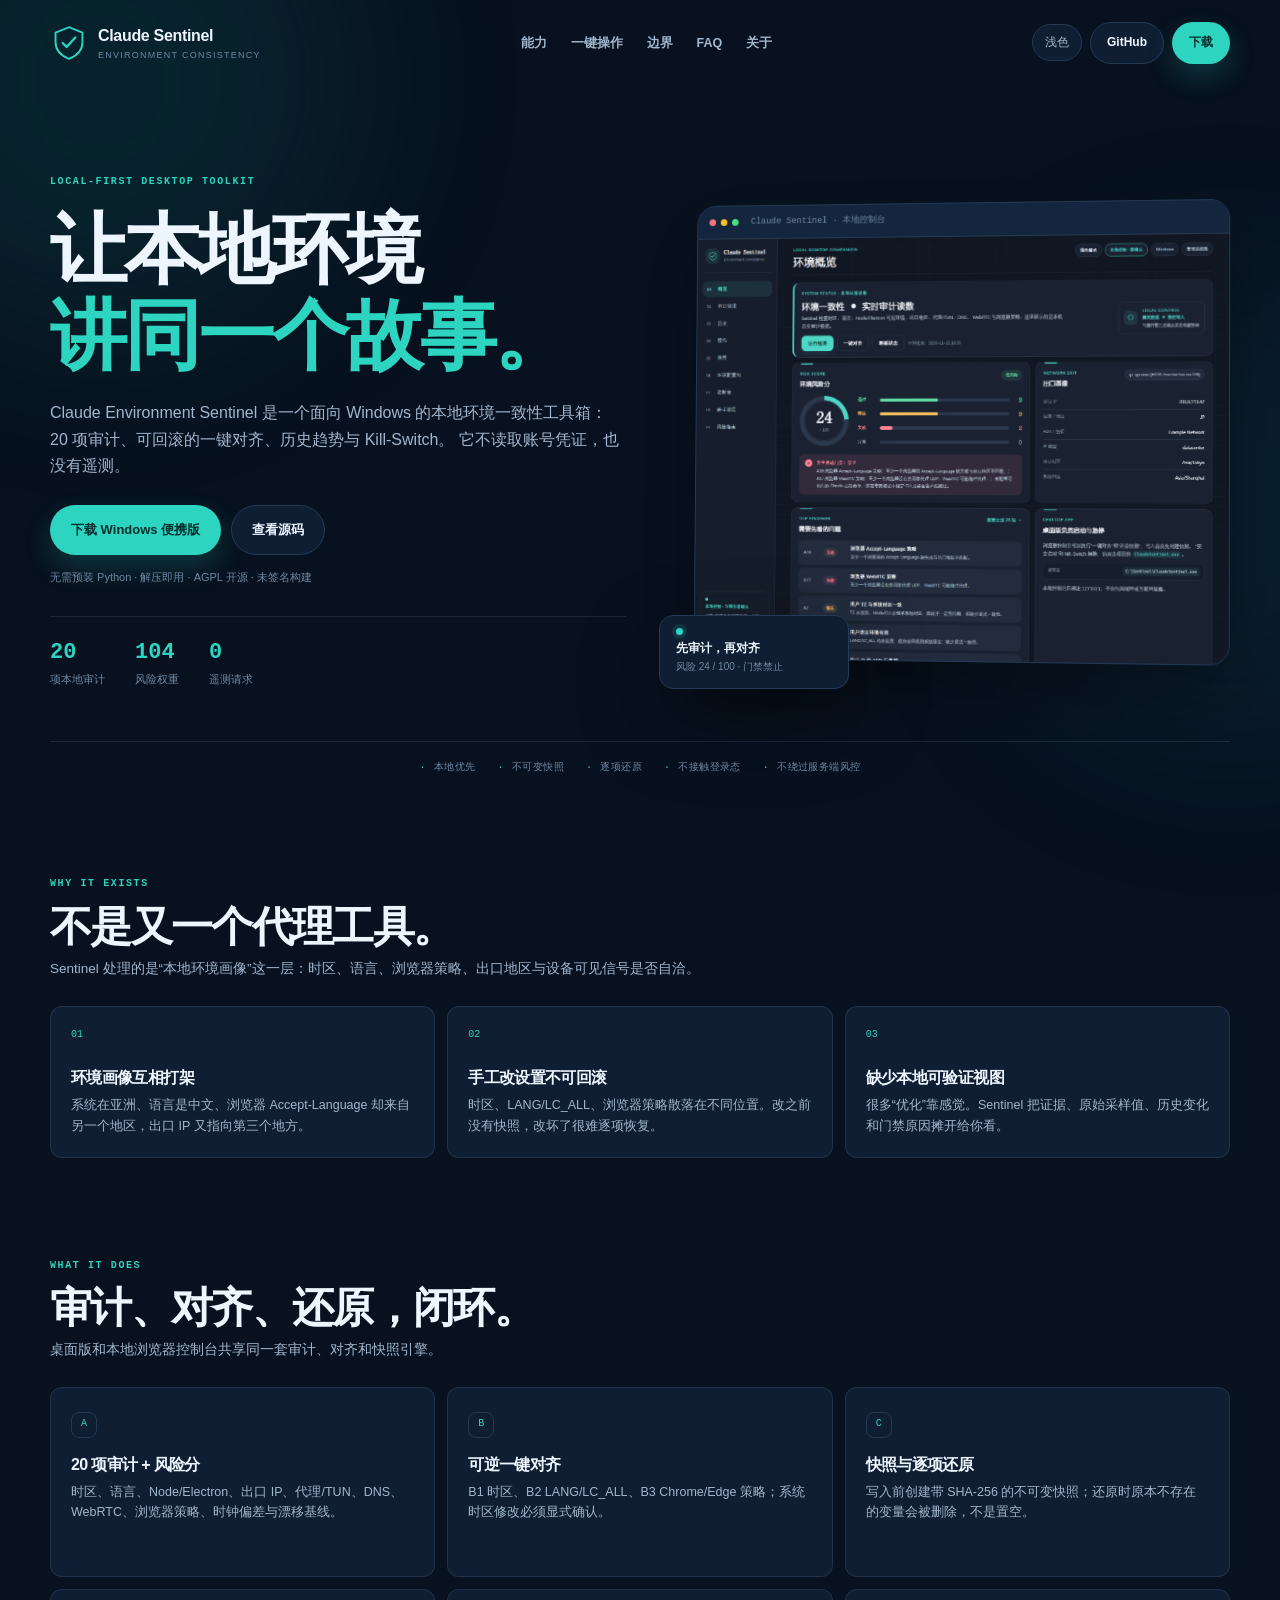
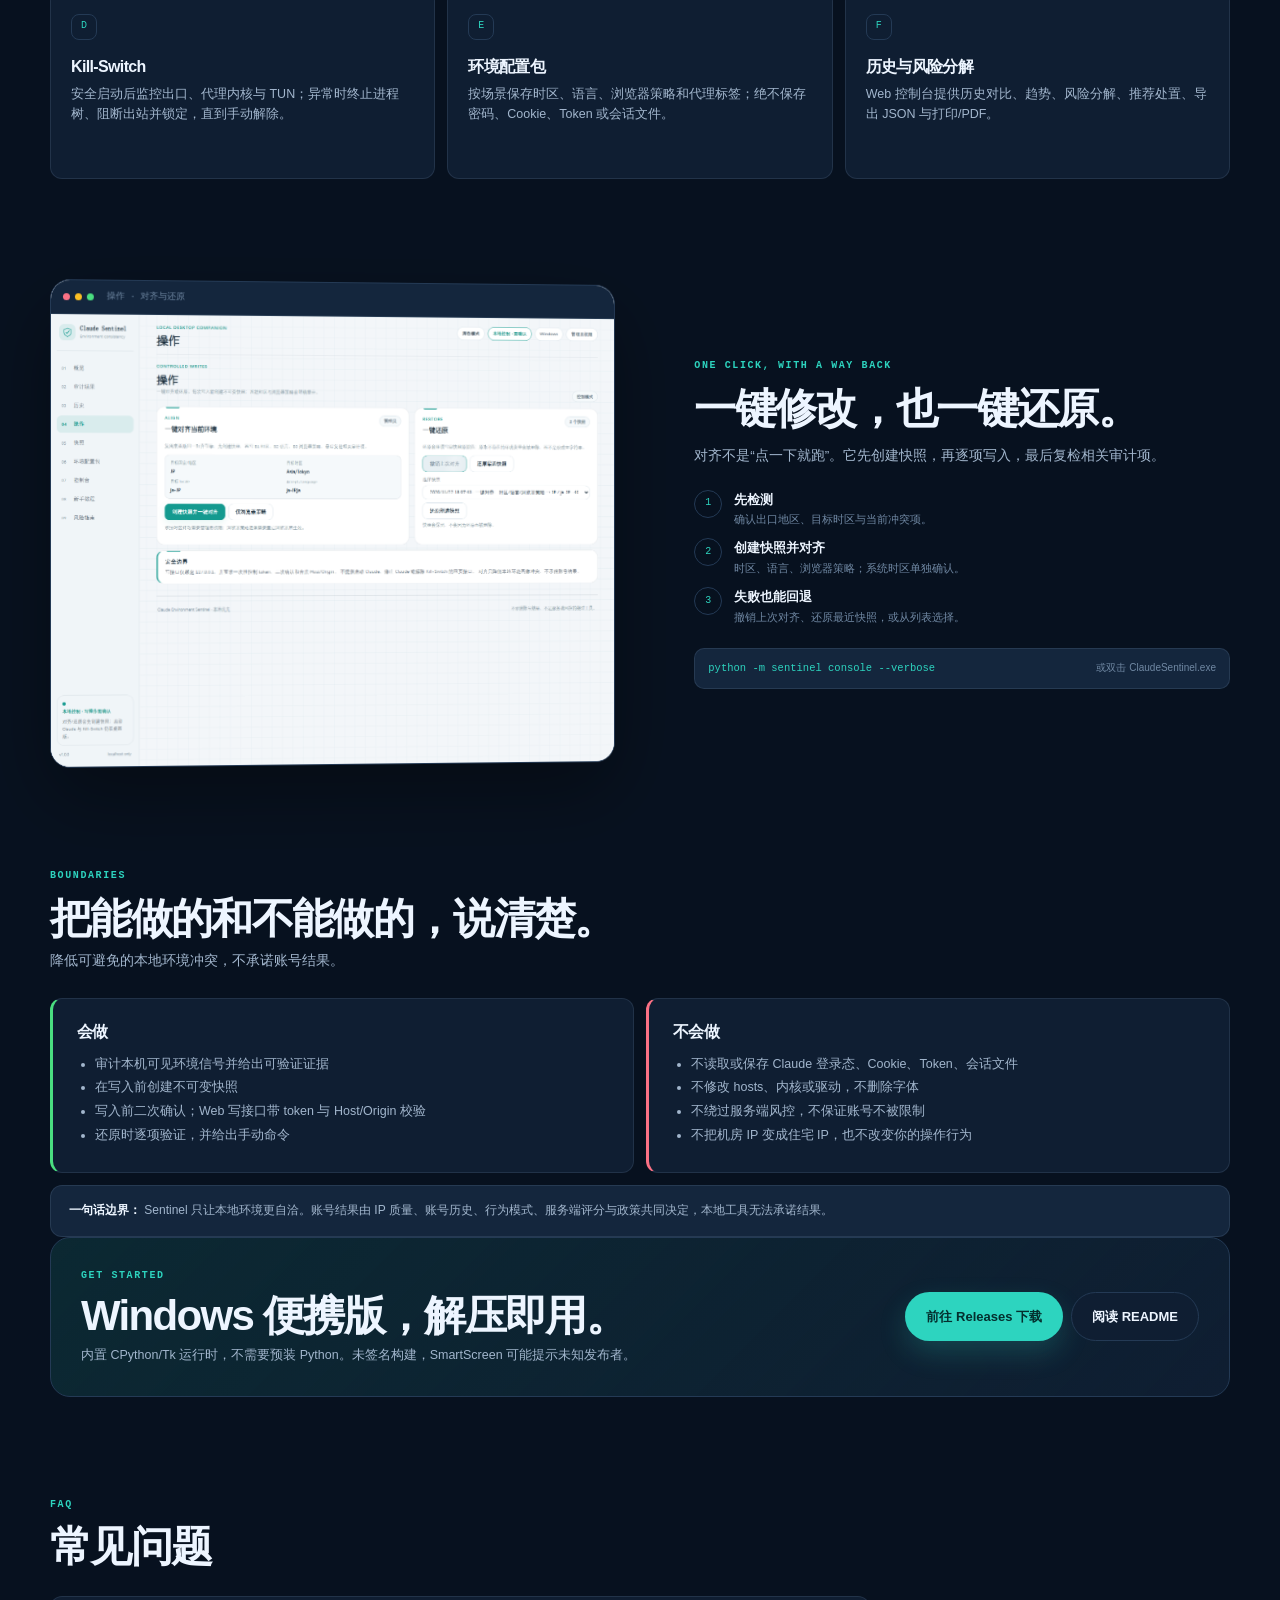
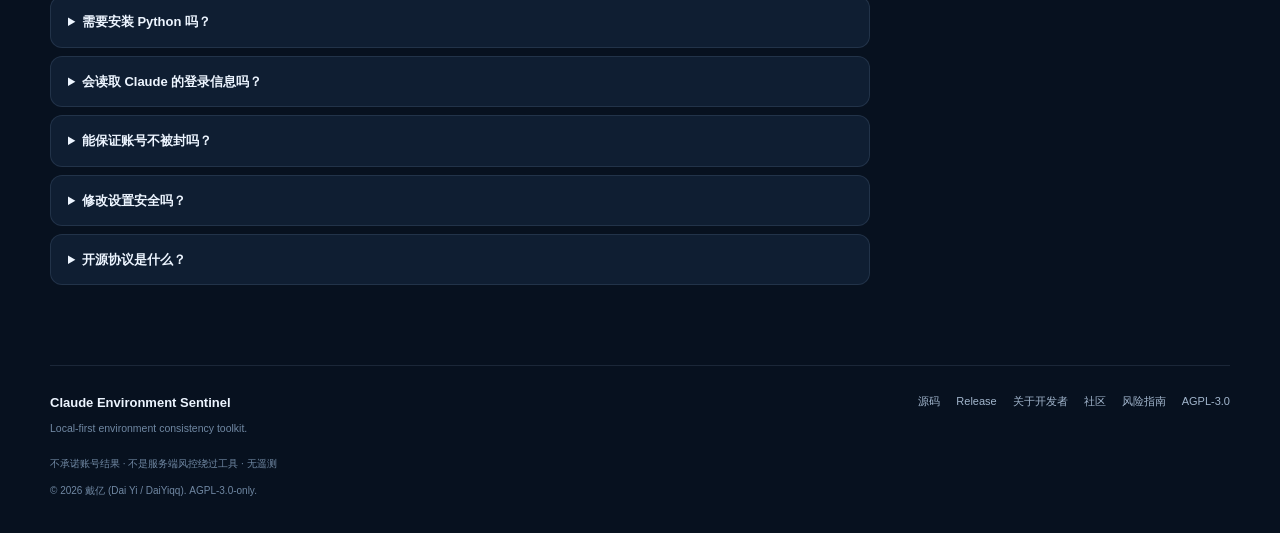
<file: docs/index.html>
<!doctype html>
<html lang="zh-CN" data-theme="dark">
<head>
  <meta charset="utf-8">
  <meta name="viewport" content="width=device-width, initial-scale=1">
  <meta name="color-scheme" content="dark light">
  <meta name="theme-color" content="#07111f">
  <title>Claude Environment Sentinel — 本地环境一致性工具箱</title>
  <meta name="description" content="20 项本地环境审计、可回滚的一键对齐、历史趋势与 Kill-Switch。Windows 便携版，开源，本地优先。">
  <meta property="og:type" content="website">
  <meta property="og:title" content="Claude Environment Sentinel">
  <meta property="og:description" content="让本地环境讲同一个故事。20 项审计、快照式一键对齐、可回滚还原与 Kill-Switch。">
  <meta property="og:url" content="https://daiyiqq.github.io/claude-environment-sentinel/">
  <meta property="og:image" content="https://daiyiqq.github.io/claude-environment-sentinel/assets/overview-dark.png">
  <meta name="twitter:card" content="summary_large_image">
  <link rel="icon" href="assets/favicon.svg" type="image/svg+xml">
  <link rel="stylesheet" href="assets/site.css">
  <script>
    (function () {
      try {
        var forced = new URLSearchParams(window.location.search).get("theme");
        var saved = forced === "light" || forced === "dark" ? forced : localStorage.getItem("sentinel-site-theme");
        if (saved === "light" || saved === "dark") {
          document.documentElement.dataset.theme = saved;
          document.documentElement.style.colorScheme = saved;
        }
      } catch (_error) {}
    })();
  </script>
</head>
<body>
  <div class="ambient ambient-a" aria-hidden="true"></div>
  <div class="ambient ambient-b" aria-hidden="true"></div>

  <header class="site-header">
    <a class="brand" href="./" aria-label="Claude Environment Sentinel 首页">
      <svg class="brand-logo" viewBox="0 0 48 48" aria-hidden="true">
        <path d="M24 4 41 11v12c0 10-7 17-17 21C14 40 7 33 7 23V11L24 4Z" fill="none" stroke="currentColor" stroke-width="2.4"/>
        <path d="m16 24 5 5 11-12" fill="none" stroke="currentColor" stroke-width="3" stroke-linecap="round" stroke-linejoin="round"/>
      </svg>
      <span>
        <strong>Claude Sentinel</strong>
        <small>Environment consistency</small>
      </span>
    </a>
    <nav class="site-nav" aria-label="页面导航">
      <a href="#features">能力</a>
      <a href="#workflow">一键操作</a>
      <a href="#safety">边界</a>
      <a href="#faq">FAQ</a>
      <a href="about.html">关于</a>
    </nav>
    <div class="header-actions">
      <button id="theme-toggle" class="theme-button" type="button" aria-label="切换深浅色">浅色</button>
      <a class="button button-ghost" href="https://github.com/DaiYiqq/claude-environment-sentinel">GitHub</a>
      <a class="button button-primary" href="https://github.com/DaiYiqq/claude-environment-sentinel/releases/latest">下载</a>
    </div>
  </header>

  <main>
    <section class="hero">
      <div class="hero-copy">
        <div class="eyebrow">LOCAL-FIRST DESKTOP TOOLKIT</div>
        <h1>让本地环境<br><em>讲同一个故事。</em></h1>
        <p class="lede">
          Claude Environment Sentinel 是一个面向 Windows 的本地环境一致性工具箱：
          20 项审计、可回滚的一键对齐、历史趋势与 Kill-Switch。
          它不读取账号凭证，也没有遥测。
        </p>
        <div class="hero-actions">
          <a class="button button-primary button-lg" href="https://github.com/DaiYiqq/claude-environment-sentinel/releases/latest">下载 Windows 便携版</a>
          <a class="button button-ghost button-lg" href="https://github.com/DaiYiqq/claude-environment-sentinel">查看源码</a>
        </div>
        <p class="hero-note">无需预装 Python · 解压即用 · AGPL 开源 · 未签名构建</p>
        <dl class="hero-stats">
          <div><dt>20</dt><dd>项本地审计</dd></div>
          <div><dt>104</dt><dd>风险权重</dd></div>
          <div><dt>0</dt><dd>遥测请求</dd></div>
        </dl>
      </div>
      <div class="hero-visual">
        <div class="shot-frame">
          <div class="shot-bar"><span></span><span></span><span></span><small>Claude Sentinel · 本地控制台</small></div>
          <img src="assets/overview-dark.png" alt="Claude Environment Sentinel 环境概览界面" width="1414" height="1107">
        </div>
        <div class="floating-card">
          <span class="status-dot"></span>
          <strong>先审计，再对齐</strong>
          <small>风险 24 / 100 · 门禁禁止</small>
        </div>
      </div>
    </section>

    <section class="trust-strip" aria-label="产品原则">
      <span>本地优先</span>
      <span>不可变快照</span>
      <span>逐项还原</span>
      <span>不接触登录态</span>
      <span>不绕过服务端风控</span>
    </section>

    <section class="section" id="problem">
      <div class="section-heading">
        <div class="eyebrow">WHY IT EXISTS</div>
        <h2>不是又一个代理工具。</h2>
        <p>Sentinel 处理的是“本地环境画像”这一层：时区、语言、浏览器策略、出口地区与设备可见信号是否自洽。</p>
      </div>
      <div class="grid three">
        <article class="card">
          <div class="icon">01</div>
          <h3>环境画像互相打架</h3>
          <p>系统在亚洲、语言是中文、浏览器 Accept-Language 却来自另一个地区，出口 IP 又指向第三个地方。</p>
        </article>
        <article class="card">
          <div class="icon">02</div>
          <h3>手工改设置不可回滚</h3>
          <p>时区、LANG/LC_ALL、浏览器策略散落在不同位置。改之前没有快照，改坏了很难逐项恢复。</p>
        </article>
        <article class="card">
          <div class="icon">03</div>
          <h3>缺少本地可验证视图</h3>
          <p>很多“优化”靠感觉。Sentinel 把证据、原始采样值、历史变化和门禁原因摊开给你看。</p>
        </article>
      </div>
    </section>

    <section class="section" id="features">
      <div class="section-heading">
        <div class="eyebrow">WHAT IT DOES</div>
        <h2>审计、对齐、还原，闭环。</h2>
        <p>桌面版和本地浏览器控制台共享同一套审计、对齐和快照引擎。</p>
      </div>
      <div class="grid three feature-grid">
        <article class="card feature">
          <span class="tag">A</span>
          <h3>20 项审计 + 风险分</h3>
          <p>时区、语言、Node/Electron、出口 IP、代理/TUN、DNS、WebRTC、浏览器策略、时钟偏差与漂移基线。</p>
        </article>
        <article class="card feature">
          <span class="tag">B</span>
          <h3>可逆一键对齐</h3>
          <p>B1 时区、B2 LANG/LC_ALL、B3 Chrome/Edge 策略；系统时区修改必须显式确认。</p>
        </article>
        <article class="card feature">
          <span class="tag">C</span>
          <h3>快照与逐项还原</h3>
          <p>写入前创建带 SHA-256 的不可变快照；还原时原本不存在的变量会被删除，不是置空。</p>
        </article>
        <article class="card feature">
          <span class="tag">D</span>
          <h3>Kill-Switch</h3>
          <p>安全启动后监控出口、代理内核与 TUN；异常时终止进程树、阻断出站并锁定，直到手动解除。</p>
        </article>
        <article class="card feature">
          <span class="tag">E</span>
          <h3>环境配置包</h3>
          <p>按场景保存时区、语言、浏览器策略和代理标签；绝不保存密码、Cookie、Token 或会话文件。</p>
        </article>
        <article class="card feature">
          <span class="tag">F</span>
          <h3>历史与风险分解</h3>
          <p>Web 控制台提供历史对比、趋势、风险分解、推荐处置、导出 JSON 与打印/PDF。</p>
        </article>
      </div>
    </section>

    <section class="section split" id="workflow">
      <div class="split-media">
        <div class="shot-frame light-frame">
          <div class="shot-bar"><span></span><span></span><span></span><small>操作 · 对齐与还原</small></div>
          <img src="assets/actions-light.png" alt="一键对齐与一键还原操作界面" width="1414" height="1107" loading="lazy">
        </div>
      </div>
      <div class="split-copy">
        <div class="eyebrow">ONE CLICK, WITH A WAY BACK</div>
        <h2>一键修改，也一键还原。</h2>
        <p>对齐不是“点一下就跑”。它先创建快照，再逐项写入，最后复检相关审计项。</p>
        <ol class="steps">
          <li><span>1</span><div><strong>先检测</strong><small>确认出口地区、目标时区与当前冲突项。</small></div></li>
          <li><span>2</span><div><strong>创建快照并对齐</strong><small>时区、语言、浏览器策略；系统时区单独确认。</small></div></li>
          <li><span>3</span><div><strong>失败也能回退</strong><small>撤销上次对齐、还原最近快照，或从列表选择。</small></div></li>
        </ol>
        <div class="mini-code"><code>python -m sentinel console --verbose</code><span>或双击 ClaudeSentinel.exe</span></div>
      </div>
    </section>

    <section class="section" id="safety">
      <div class="section-heading">
        <div class="eyebrow">BOUNDARIES</div>
        <h2>把能做的和不能做的，说清楚。</h2>
        <p>降低可避免的本地环境冲突，不承诺账号结果。</p>
      </div>
      <div class="grid two safety-grid">
        <article class="card safety-card good">
          <h3>会做</h3>
          <ul>
            <li>审计本机可见环境信号并给出可验证证据</li>
            <li>在写入前创建不可变快照</li>
            <li>写入前二次确认；Web 写接口带 token 与 Host/Origin 校验</li>
            <li>还原时逐项验证，并给出手动命令</li>
          </ul>
        </article>
        <article class="card safety-card bad">
          <h3>不会做</h3>
          <ul>
            <li>不读取或保存 Claude 登录态、Cookie、Token、会话文件</li>
            <li>不修改 hosts、内核或驱动，不删除字体</li>
            <li>不绕过服务端风控，不保证账号不被限制</li>
            <li>不把机房 IP 变成住宅 IP，也不改变你的操作行为</li>
          </ul>
        </article>
      </div>
      <div class="boundary-note">
        <strong>一句话边界：</strong>
        Sentinel 只让本地环境更自洽。账号结果由 IP 质量、账号历史、行为模式、服务端评分与政策共同决定，本地工具无法承诺结果。
      </div>
    </section>

    <section class="section download" id="download">
      <div>
        <div class="eyebrow">GET STARTED</div>
        <h2>Windows 便携版，解压即用。</h2>
        <p>内置 CPython/Tk 运行时，不需要预装 Python。未签名构建，SmartScreen 可能提示未知发布者。</p>
      </div>
      <div class="download-actions">
        <a class="button button-primary button-lg" href="https://github.com/DaiYiqq/claude-environment-sentinel/releases/latest">前往 Releases 下载</a>
        <a class="button button-ghost button-lg" href="https://github.com/DaiYiqq/claude-environment-sentinel#readme">阅读 README</a>
      </div>
    </section>

    <section class="section" id="faq">
      <div class="section-heading">
        <div class="eyebrow">FAQ</div>
        <h2>常见问题</h2>
      </div>
      <div class="faq">
        <details>
          <summary>需要安装 Python 吗？</summary>
          <p>使用 Windows 便携版不需要。便携包内含运行时。从源码运行才需要 Python 3.10+ 和 Tkinter。</p>
        </details>
        <details>
          <summary>会读取 Claude 的登录信息吗？</summary>
          <p>不会。Sentinel 不读取 Claude 登录态、Cookie、Token、会话文件或浏览器账号资料；它只读取环境变量、系统时区、浏览器语言/WebRTC 策略、网络元数据和客户端版本。</p>
        </details>
        <details>
          <summary>能保证账号不被封吗？</summary>
          <p>不能。Sentinel 只降低本地环境画像冲突这一层可避免风险，不承诺账号结果，也不是服务端风控的绕过工具。</p>
        </details>
        <details>
          <summary>修改设置安全吗？</summary>
          <p>对齐前会创建不可变快照，还原时逐项写回；原本不存在的环境变量会被删除。系统时区和防火墙操作需要管理员权限。</p>
        </details>
        <details>
          <summary>开源协议是什么？</summary>
          <p>从 v1.1.0 起使用 AGPL-3.0-only；v1.0.0 的历史 MIT 授权继续有效。源码、Issue 和 Release 都在 GitHub：<a href="https://github.com/DaiYiqq/claude-environment-sentinel">DaiYiqq/claude-environment-sentinel</a>。</p>
        </details>
      </div>
    </section>
  </main>

  <footer class="site-footer">
    <div class="footer-brand">
      <strong>Claude Environment Sentinel</strong>
      <span>Local-first environment consistency toolkit.</span>
    </div>
    <div class="footer-links">
      <a href="https://github.com/DaiYiqq/claude-environment-sentinel">源码</a>
      <a href="https://github.com/DaiYiqq/claude-environment-sentinel/releases/latest">Release</a>
      <a href="about.html">关于开发者</a>
      <a href="https://github.com/DaiYiqq/claude-environment-sentinel/discussions">社区</a>
      <a href="https://github.com/DaiYiqq/claude-environment-sentinel/blob/main/docs/anti-ban-guide.md">风险指南</a>
      <a href="https://github.com/DaiYiqq/claude-environment-sentinel/blob/main/LICENSE">AGPL-3.0</a>
    </div>
    <p class="footer-note">不承诺账号结果 · 不是服务端风控绕过工具 · 无遥测</p>
    <p class="footer-copy">© <span id="year">2026</span> 戴亿 (Dai Yi / DaiYiqq). AGPL-3.0-only.</p>
  </footer>

  <script src="assets/site.js"></script>
</body>
</html>
</file>
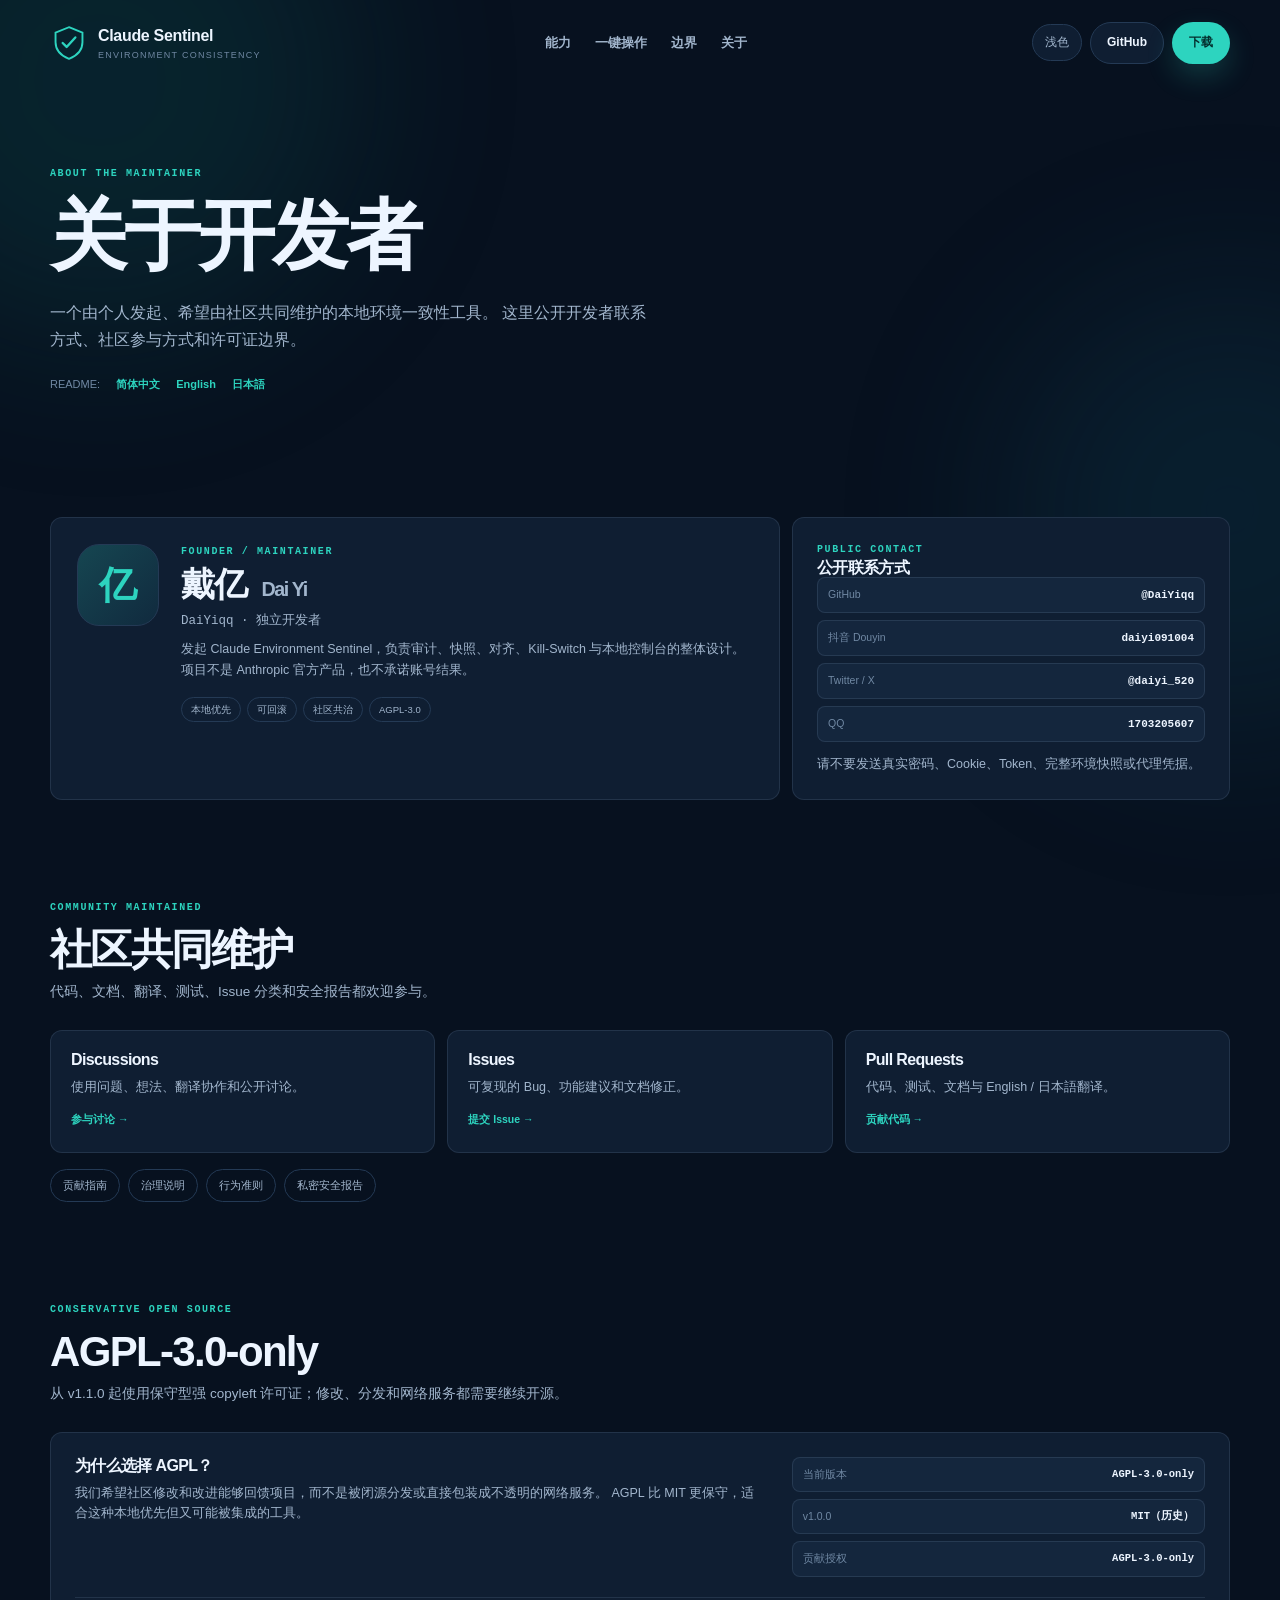
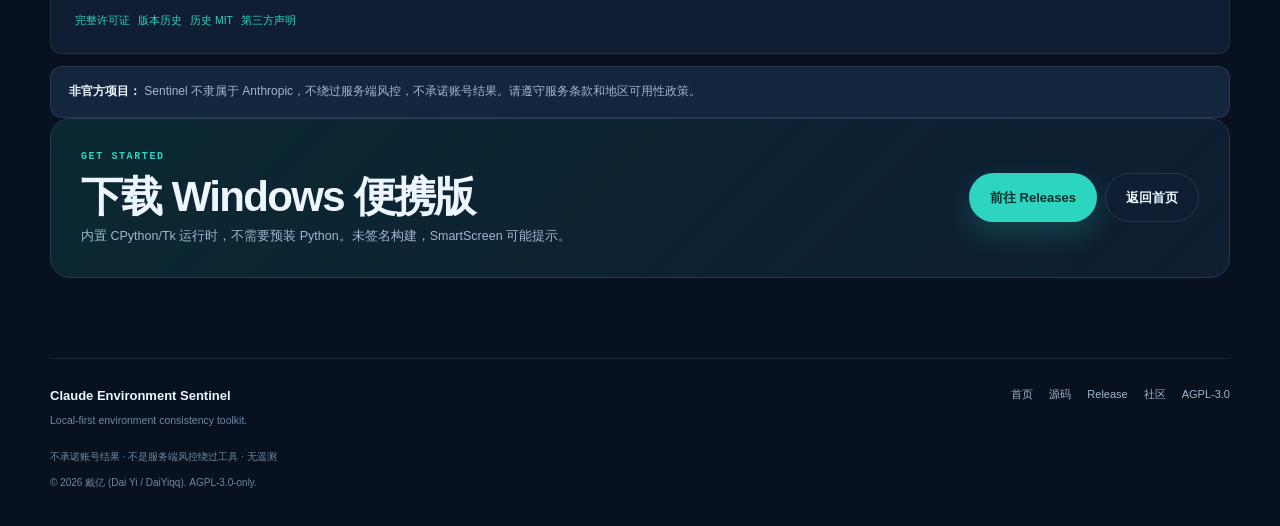
<file: docs/about.html>
<!doctype html>
<html lang="zh-CN" data-theme="dark">
<head>
  <meta charset="utf-8">
  <meta name="viewport" content="width=device-width, initial-scale=1">
  <meta name="color-scheme" content="dark light">
  <meta name="theme-color" content="#07111f">
  <title>关于开发者 — Claude Environment Sentinel</title>
  <meta name="description" content="Claude Environment Sentinel 的开发者、联系方式、社区共同维护方式与 AGPL-3.0 许可证说明。">
  <link rel="icon" href="assets/favicon.svg" type="image/svg+xml">
  <link rel="stylesheet" href="assets/site.css">
  <script>
    (function () {
      try {
        var forced = new URLSearchParams(window.location.search).get("theme");
        var saved = forced === "light" || forced === "dark" ? forced : localStorage.getItem("sentinel-site-theme");
        if (saved === "light" || saved === "dark") {
          document.documentElement.dataset.theme = saved;
          document.documentElement.style.colorScheme = saved;
        }
      } catch (_error) {}
    })();
  </script>
</head>
<body>
  <div class="ambient ambient-a" aria-hidden="true"></div>
  <div class="ambient ambient-b" aria-hidden="true"></div>

  <header class="site-header">
    <a class="brand" href="./" aria-label="返回首页">
      <svg class="brand-logo" viewBox="0 0 48 48" aria-hidden="true">
        <path d="M24 4 41 11v12c0 10-7 17-17 21C14 40 7 33 7 23V11L24 4Z" fill="none" stroke="currentColor" stroke-width="2.4"/>
        <path d="m16 24 5 5 11-12" fill="none" stroke="currentColor" stroke-width="3" stroke-linecap="round" stroke-linejoin="round"/>
      </svg>
      <span>
        <strong>Claude Sentinel</strong>
        <small>Environment consistency</small>
      </span>
    </a>
    <nav class="site-nav" aria-label="页面导航">
      <a href="index.html#features">能力</a>
      <a href="index.html#workflow">一键操作</a>
      <a href="index.html#safety">边界</a>
      <a href="about.html">关于</a>
    </nav>
    <div class="header-actions">
      <button id="theme-toggle" class="theme-button" type="button" aria-label="切换深浅色">浅色</button>
      <a class="button button-ghost" href="https://github.com/DaiYiqq/claude-environment-sentinel">GitHub</a>
      <a class="button button-primary" href="https://github.com/DaiYiqq/claude-environment-sentinel/releases/latest">下载</a>
    </div>
  </header>

  <main>
    <section class="about-hero">
      <div class="eyebrow">ABOUT THE MAINTAINER</div>
      <h1>关于开发者</h1>
      <p class="lede">
        一个由个人发起、希望由社区共同维护的本地环境一致性工具。
        这里公开开发者联系方式、社区参与方式和许可证边界。
      </p>
      <div class="language-row">
        <span>README:</span>
        <a href="https://github.com/DaiYiqq/claude-environment-sentinel/blob/main/README.md">简体中文</a>
        <a href="https://github.com/DaiYiqq/claude-environment-sentinel/blob/main/README.en.md">English</a>
        <a href="https://github.com/DaiYiqq/claude-environment-sentinel/blob/main/README.ja-JP.md">日本語</a>
      </div>
    </section>

    <section class="section about-grid">
      <article class="card profile-card">
        <div class="profile-avatar" aria-hidden="true">亿</div>
        <div>
          <div class="eyebrow">FOUNDER / MAINTAINER</div>
          <h2>戴亿 <span>Dai Yi</span></h2>
          <p class="profile-handle">DaiYiqq · 独立开发者</p>
          <p>
            发起 Claude Environment Sentinel，负责审计、快照、对齐、Kill-Switch 与本地控制台的整体设计。
            项目不是 Anthropic 官方产品，也不承诺账号结果。
          </p>
          <div class="profile-tags">
            <span>本地优先</span>
            <span>可回滚</span>
            <span>社区共治</span>
            <span>AGPL-3.0</span>
          </div>
        </div>
      </article>

      <article class="card contact-card">
        <div class="card-head">
          <div>
            <div class="eyebrow">PUBLIC CONTACT</div>
            <h3>公开联系方式</h3>
          </div>
        </div>
        <div class="contact-list">
          <a href="https://github.com/DaiYiqq" target="_blank" rel="noreferrer">
            <span>GitHub</span>
            <strong>@DaiYiqq</strong>
          </a>
          <div>
            <span>抖音 Douyin</span>
            <strong>daiyi091004</strong>
          </div>
          <a href="https://x.com/daiyi_520" target="_blank" rel="noreferrer">
            <span>Twitter / X</span>
            <strong>@daiyi_520</strong>
          </a>
          <div>
            <span>QQ</span>
            <strong>1703205607</strong>
          </div>
        </div>
        <p class="subtle">请不要发送真实密码、Cookie、Token、完整环境快照或代理凭据。</p>
      </article>
    </section>

    <section class="section" id="community">
      <div class="section-heading">
        <div class="eyebrow">COMMUNITY MAINTAINED</div>
        <h2>社区共同维护</h2>
        <p>代码、文档、翻译、测试、Issue 分类和安全报告都欢迎参与。</p>
      </div>
      <div class="grid three">
        <a class="card link-card" href="https://github.com/DaiYiqq/claude-environment-sentinel/discussions">
          <h3>Discussions</h3>
          <p>使用问题、想法、翻译协作和公开讨论。</p>
          <span>参与讨论 →</span>
        </a>
        <a class="card link-card" href="https://github.com/DaiYiqq/claude-environment-sentinel/issues">
          <h3>Issues</h3>
          <p>可复现的 Bug、功能建议和文档修正。</p>
          <span>提交 Issue →</span>
        </a>
        <a class="card link-card" href="https://github.com/DaiYiqq/claude-environment-sentinel/pulls">
          <h3>Pull Requests</h3>
          <p>代码、测试、文档与 English / 日本語翻译。</p>
          <span>贡献代码 →</span>
        </a>
      </div>
      <div class="community-links">
        <a href="https://github.com/DaiYiqq/claude-environment-sentinel/blob/main/CONTRIBUTING.md">贡献指南</a>
        <a href="https://github.com/DaiYiqq/claude-environment-sentinel/blob/main/GOVERNANCE.md">治理说明</a>
        <a href="https://github.com/DaiYiqq/claude-environment-sentinel/blob/main/CODE_OF_CONDUCT.md">行为准则</a>
        <a href="https://github.com/DaiYiqq/claude-environment-sentinel/security/advisories/new">私密安全报告</a>
      </div>
    </section>

    <section class="section" id="license">
      <div class="section-heading">
        <div class="eyebrow">CONSERVATIVE OPEN SOURCE</div>
        <h2>AGPL-3.0-only</h2>
        <p>从 v1.1.0 起使用保守型强 copyleft 许可证；修改、分发和网络服务都需要继续开源。</p>
      </div>
      <article class="card license-card">
        <div>
          <h3>为什么选择 AGPL？</h3>
          <p>
            我们希望社区修改和改进能够回馈项目，而不是被闭源分发或直接包装成不透明的网络服务。
            AGPL 比 MIT 更保守，适合这种本地优先但又可能被集成的工具。
          </p>
        </div>
        <div class="license-facts">
          <div><span>当前版本</span><strong>AGPL-3.0-only</strong></div>
          <div><span>v1.0.0</span><strong>MIT（历史）</strong></div>
          <div><span>贡献授权</span><strong>AGPL-3.0-only</strong></div>
        </div>
        <div class="license-links">
          <a href="https://github.com/DaiYiqq/claude-environment-sentinel/blob/main/LICENSE">完整许可证</a>
          <a href="https://github.com/DaiYiqq/claude-environment-sentinel/blob/main/LICENSING.md">版本历史</a>
          <a href="https://github.com/DaiYiqq/claude-environment-sentinel/blob/main/LICENSE-MIT">历史 MIT</a>
          <a href="https://github.com/DaiYiqq/claude-environment-sentinel/blob/main/THIRD_PARTY_NOTICES.md">第三方声明</a>
        </div>
      </article>
      <div class="boundary-note">
        <strong>非官方项目：</strong>
        Sentinel 不隶属于 Anthropic，不绕过服务端风控，不承诺账号结果。请遵守服务条款和地区可用性政策。
      </div>
    </section>

    <section class="section download">
      <div>
        <div class="eyebrow">GET STARTED</div>
        <h2>下载 Windows 便携版</h2>
        <p>内置 CPython/Tk 运行时，不需要预装 Python。未签名构建，SmartScreen 可能提示。</p>
      </div>
      <div class="download-actions">
        <a class="button button-primary button-lg" href="https://github.com/DaiYiqq/claude-environment-sentinel/releases/latest">前往 Releases</a>
        <a class="button button-ghost button-lg" href="index.html">返回首页</a>
      </div>
    </section>
  </main>

  <footer class="site-footer">
    <div class="footer-brand">
      <strong>Claude Environment Sentinel</strong>
      <span>Local-first environment consistency toolkit.</span>
    </div>
    <div class="footer-links">
      <a href="index.html">首页</a>
      <a href="https://github.com/DaiYiqq/claude-environment-sentinel">源码</a>
      <a href="https://github.com/DaiYiqq/claude-environment-sentinel/releases/latest">Release</a>
      <a href="https://github.com/DaiYiqq/claude-environment-sentinel/discussions">社区</a>
      <a href="https://github.com/DaiYiqq/claude-environment-sentinel/blob/main/LICENSE">AGPL-3.0</a>
    </div>
    <p class="footer-note">不承诺账号结果 · 不是服务端风控绕过工具 · 无遥测</p>
    <p class="footer-copy">© <span id="year">2026</span> 戴亿 (Dai Yi / DaiYiqq). AGPL-3.0-only.</p>
  </footer>

  <script src="assets/site.js"></script>
</body>
</html>
</file>
<file: docs/assets/site.css>
:root {
  --bg: #07111f;
  --bg-soft: #0b1829;
  --panel: #0f1e32;
  --panel-2: #14263d;
  --line: #243a55;
  --line-soft: rgba(148, 177, 210, 0.14);
  --text: #edf5ff;
  --muted: #a2b6cd;
  --faint: #7088a3;
  --accent: #2dd4bf;
  --accent-2: #22b8cf;
  --accent-ink: #042f2e;
  --danger: #fb7185;
  --warn: #fbbf24;
  --pass: #4ade80;
  --radius: 20px;
  --radius-sm: 12px;
  --shadow: 0 30px 80px rgba(0, 0, 0, 0.38);
  --font: "Segoe UI", "Microsoft YaHei UI", "Microsoft YaHei", "PingFang SC", "Noto Sans CJK SC", sans-serif;
  --mono: "Cascadia Code", "SFMono-Regular", Consolas, "Liberation Mono", monospace;
}

html[data-theme="light"] {
  --bg: #f4f8fc;
  --bg-soft: #eaf2fa;
  --panel: #ffffff;
  --panel-2: #f2f7fc;
  --line: #d3e0ee;
  --line-soft: rgba(30, 64, 100, 0.12);
  --text: #142033;
  --muted: #52657d;
  --faint: #74869b;
  --accent: #0f766e;
  --accent-2: #0e7490;
  --accent-ink: #f0fdfa;
  --shadow: 0 30px 80px rgba(31, 64, 100, 0.14);
}

* { box-sizing: border-box; }
html { scroll-behavior: smooth; }
body {
  margin: 0;
  background: var(--bg);
  color: var(--text);
  font-family: var(--font);
  line-height: 1.65;
  -webkit-font-smoothing: antialiased;
  overflow-x: hidden;
}
a { color: inherit; }
img { display: block; max-width: 100%; }
button { font: inherit; }
::selection { background: rgba(45, 212, 191, 0.28); }

.ambient {
  position: fixed;
  z-index: -1;
  border-radius: 50%;
  filter: blur(90px);
  opacity: 0.18;
  pointer-events: none;
}
.ambient-a { width: 520px; height: 520px; left: -160px; top: -180px; background: #0f766e; }
.ambient-b { width: 460px; height: 460px; right: -180px; top: 280px; background: #155e75; }
html[data-theme="light"] .ambient { opacity: 0.08; }

.site-header {
  width: min(1180px, calc(100% - 40px));
  margin: 0 auto;
  padding: 22px 0;
  display: grid;
  grid-template-columns: auto 1fr auto;
  align-items: center;
  gap: 26px;
  position: relative;
  z-index: 5;
}
.brand { display: flex; align-items: center; gap: 10px; text-decoration: none; }
.brand-logo { width: 38px; height: 38px; color: var(--accent); }
.brand strong { display: block; font-size: 16px; letter-spacing: -0.02em; }
.brand small { display: block; color: var(--faint); font-size: 9px; letter-spacing: 0.14em; text-transform: uppercase; margin-top: -2px; }
.site-nav { display: flex; justify-content: center; gap: 24px; }
.site-nav a { color: var(--muted); text-decoration: none; font-size: 12.5px; font-weight: 600; }
.site-nav a:hover { color: var(--accent); }
.header-actions { display: flex; align-items: center; gap: 8px; }
.theme-button {
  border: 1px solid var(--line); background: var(--panel); color: var(--muted);
  border-radius: 999px; padding: 8px 12px; cursor: pointer; font-size: 11.5px;
}
.theme-button:hover { color: var(--accent); border-color: var(--accent); }
.button {
  display: inline-flex; align-items: center; justify-content: center; gap: 8px;
  border: 1px solid var(--line); border-radius: 999px; padding: 10px 16px;
  font-size: 12px; font-weight: 700; text-decoration: none; color: var(--text);
  transition: transform 120ms ease, background 160ms ease, border-color 160ms ease;
}
.button:hover { transform: translateY(-1px); }
.button-primary { background: var(--accent); color: var(--accent-ink); border-color: transparent; box-shadow: 0 12px 28px rgba(45, 212, 191, 0.2); }
.button-primary:hover { filter: brightness(1.05); }
.button-ghost { background: var(--panel); }
.button-ghost:hover { border-color: var(--faint); background: var(--panel-2); }
.button-lg { padding: 13px 20px; font-size: 13px; }

main { width: min(1180px, calc(100% - 40px)); margin: 0 auto; }
.eyebrow { color: var(--accent); font-family: var(--mono); font-size: 10px; letter-spacing: 0.16em; font-weight: 700; }
h1, h2, h3 { letter-spacing: -0.04em; line-height: 1.12; margin: 0; }
h1 { font-size: clamp(42px, 6vw, 78px); font-weight: 900; }
h1 em { font-style: normal; color: var(--accent); }
h2 { font-size: clamp(28px, 3.5vw, 42px); font-weight: 850; }
h3 { font-size: 16px; font-weight: 800; }

.hero {
  display: grid; grid-template-columns: minmax(0, 1.02fr) minmax(0, 0.98fr);
  gap: clamp(26px, 4vw, 54px); align-items: center;
  padding: clamp(38px, 7vw, 88px) 0 52px;
}
.hero-copy, .hero-visual, .split-copy, .split-media { min-width: 0; }
.hero-copy .eyebrow { margin-bottom: 16px; }
.lede { color: var(--muted); font-size: clamp(14px, 1.6vw, 16px); max-width: 600px; margin: 22px 0 0; }
.hero-actions { display: flex; flex-wrap: wrap; gap: 10px; margin-top: 26px; }
.hero-note { color: var(--faint); font-size: 11px; margin: 13px 0 0; }
.hero-stats { display: flex; gap: 30px; margin: 30px 0 0; padding: 18px 0 0; border-top: 1px solid var(--line-soft); }
.hero-stats div { display: flex; flex-direction: column; }
.hero-stats dt { font-family: var(--mono); font-size: 22px; font-weight: 700; color: var(--accent); }
.hero-stats dd { margin: 0; color: var(--faint); font-size: 10.5px; }

.hero-visual { position: relative; width: 100%; max-width: 100%; }
.shot-frame {
  border: 1px solid var(--line); border-radius: var(--radius); overflow: hidden;
  background: var(--panel); box-shadow: var(--shadow);
  transform: perspective(1200px) rotateY(-4deg) rotateX(1deg);
  transform-origin: center right;
}
html[data-theme="light"] .shot-frame { box-shadow: 0 30px 80px rgba(31, 64, 100, 0.18); }
.shot-bar { display: flex; align-items: center; gap: 5px; padding: 9px 12px; background: var(--panel-2); border-bottom: 1px solid var(--line-soft); }
.shot-bar span { width: 7px; height: 7px; border-radius: 50%; background: var(--line); }
.shot-bar span:first-child { background: #fb7185; }
.shot-bar span:nth-child(2) { background: #fbbf24; }
.shot-bar span:nth-child(3) { background: #4ade80; }
.shot-bar small { margin-left: 8px; color: var(--faint); font-family: var(--mono); font-size: 9px; }
.shot-frame img { width: 100%; height: auto; }
.floating-card {
  position: absolute; left: -18px; bottom: -24px;
  display: flex; flex-direction: column; gap: 1px;
  padding: 12px 16px; border: 1px solid var(--line); border-radius: 14px;
  background: var(--panel); box-shadow: var(--shadow); min-width: 190px;
}
.floating-card strong { font-size: 12px; }
.floating-card small { color: var(--faint); font-size: 10px; }
.status-dot { width: 7px; height: 7px; border-radius: 50%; background: var(--accent); margin-bottom: 3px; box-shadow: 0 0 0 4px rgba(45, 212, 191, 0.12); }

.trust-strip {
  display: flex; flex-wrap: wrap; justify-content: center; gap: 8px 22px;
  padding: 18px 0 0; border-top: 1px solid var(--line-soft);
  color: var(--faint); font-family: var(--mono); font-size: 10px; letter-spacing: 0.04em;
}
.trust-strip span::before { content: "·"; color: var(--accent); margin-right: 8px; }

.section { padding: clamp(62px, 8vw, 100px) 0 0; }
.section-heading { max-width: 680px; margin-bottom: 26px; }
.section-heading h2 { margin: 10px 0 8px; }
.section-heading p { color: var(--muted); font-size: 13.5px; margin: 0; }
.grid { display: grid; gap: 12px; }
.grid.three { grid-template-columns: repeat(3, minmax(0, 1fr)); }
.grid.two { grid-template-columns: repeat(2, minmax(0, 1fr)); }
.card {
  border: 1px solid var(--line-soft); border-radius: var(--radius-sm);
  background: var(--panel); padding: 20px;
  transition: border-color 160ms ease, transform 160ms ease, background 160ms ease;
}
.card:hover { border-color: var(--line); transform: translateY(-2px); }
.reveal { opacity: 0; transform: translateY(14px); transition: opacity 500ms ease, transform 500ms ease; }
.reveal.in-view { opacity: 1; transform: none; }
.card p { color: var(--muted); font-size: 12.5px; margin: 8px 0 0; }
.icon { font-family: var(--mono); color: var(--accent); font-size: 10px; margin-bottom: 26px; }
.feature-grid .card { min-height: 190px; }
.tag {
  display: inline-flex; width: 26px; height: 26px; align-items: center; justify-content: center;
  border: 1px solid var(--line); border-radius: 8px; color: var(--accent);
  font-family: var(--mono); font-size: 10px; margin-bottom: 18px;
}

.split { display: grid; grid-template-columns: minmax(0, 1.04fr) minmax(0, 0.96fr); gap: clamp(28px, 5vw, 64px); align-items: center; }
.split-media .shot-frame { transform: perspective(1200px) rotateY(3deg); transform-origin: center left; }
.light-frame { background: #f4f8fc; }
.split-copy h2 { margin: 10px 0 12px; }
.split-copy > p { color: var(--muted); font-size: 13.5px; }
.steps { list-style: none; padding: 0; margin: 22px 0; display: flex; flex-direction: column; gap: 10px; }
.steps li { display: flex; gap: 12px; align-items: flex-start; }
.steps li > span { flex: 0 0 28px; width: 28px; height: 28px; border-radius: 50%; border: 1px solid var(--line); display: flex; align-items: center; justify-content: center; color: var(--accent); font-family: var(--mono); font-size: 10px; }
.steps strong { display: block; font-size: 12.5px; }
.steps small { display: block; color: var(--faint); font-size: 11px; }
.mini-code { display: flex; flex-wrap: wrap; gap: 8px; align-items: center; padding: 11px 13px; border: 1px solid var(--line-soft); border-radius: 10px; background: var(--panel-2); }
.mini-code code { font-family: var(--mono); font-size: 10.5px; color: var(--accent); }
.mini-code span { margin-left: auto; color: var(--faint); font-size: 10px; }

.safety-grid { align-items: stretch; }
.safety-card { padding: 24px; }
.safety-card h3 { margin-bottom: 12px; }
.safety-card ul { margin: 0; padding-left: 18px; color: var(--muted); font-size: 12.5px; line-height: 1.9; }
.safety-card.good { border-left: 3px solid var(--pass); }
.safety-card.bad { border-left: 3px solid var(--danger); }
.boundary-note { margin-top: 12px; padding: 15px 18px; border: 1px solid var(--line-soft); border-radius: 12px; background: var(--panel-2); color: var(--muted); font-size: 12px; }
.boundary-note strong { color: var(--text); }

.download { display: flex; justify-content: space-between; align-items: center; gap: 22px; padding: 30px; border: 1px solid var(--line); border-radius: var(--radius); background: linear-gradient(135deg, rgba(45, 212, 191, 0.12), var(--panel)); }
.download h2 { margin: 8px 0 6px; }
.download p { color: var(--muted); margin: 0; font-size: 12.5px; }
.download-actions { display: flex; flex-wrap: wrap; gap: 8px; flex: 0 0 auto; }

.faq { display: flex; flex-direction: column; gap: 8px; max-width: 820px; }
details { border: 1px solid var(--line-soft); border-radius: 12px; background: var(--panel); padding: 14px 17px; }
summary { cursor: pointer; font-size: 13px; font-weight: 700; }
details p { color: var(--muted); font-size: 12.5px; margin: 8px 0 0; }
details a { color: var(--accent); }

.site-footer {
  width: min(1180px, calc(100% - 40px)); margin: 80px auto 0;
  padding: 26px 0 34px; border-top: 1px solid var(--line-soft);
  display: grid; grid-template-columns: 1fr auto; gap: 8px 20px; align-items: start;
}
.footer-brand strong { display: block; font-size: 13px; }
.footer-brand span { color: var(--faint); font-size: 10.5px; }
.footer-links { display: flex; gap: 16px; }
.footer-links a { color: var(--muted); text-decoration: none; font-size: 11px; }
.footer-links a:hover { color: var(--accent); }
.footer-note, .footer-copy { grid-column: 1 / -1; margin: 8px 0 0; color: var(--faint); font-size: 10px; }
.footer-copy { margin-top: 2px; }

/* -------------------------------------------------------------- About page */
.about-hero { padding: clamp(38px, 7vw, 80px) 0 24px; max-width: 860px; }
.about-hero h1 { margin: 10px 0 14px; }
.language-row { display: flex; flex-wrap: wrap; gap: 8px 16px; align-items: center; margin-top: 22px; color: var(--faint); font-size: 11px; }
.language-row a { color: var(--accent); text-decoration: none; font-weight: 700; }
.about-grid { display: grid; grid-template-columns: minmax(0, 1.25fr) minmax(300px, 0.75fr); gap: 12px; align-items: stretch; }
.profile-card { display: flex; gap: 22px; align-items: flex-start; padding: 26px; }
.profile-avatar {
  flex: 0 0 82px; width: 82px; height: 82px; border-radius: 22px;
  display: flex; align-items: center; justify-content: center;
  background: linear-gradient(135deg, rgba(45, 212, 191, 0.22), rgba(34, 184, 207, 0.08));
  border: 1px solid var(--line); color: var(--accent);
  font-family: var(--font); font-size: 38px; font-weight: 900;
}
.profile-card h2 { font-size: clamp(25px, 3vw, 34px); margin: 4px 0 4px; }
.profile-card h2 span { color: var(--muted); font-size: 0.58em; font-weight: 600; margin-left: 7px; }
.profile-handle { color: var(--accent); font-family: var(--mono); font-size: 11px; margin: 0 0 12px; }
.profile-card p { color: var(--muted); font-size: 12.5px; }
.profile-tags { display: flex; flex-wrap: wrap; gap: 6px; margin-top: 16px; }
.profile-tags span { border: 1px solid var(--line); border-radius: 999px; padding: 4px 9px; color: var(--muted); font-size: 9.5px; }
.contact-card { padding: 24px; }
.contact-list { display: flex; flex-direction: column; gap: 7px; }
.contact-list a, .contact-list > div {
  display: flex; justify-content: space-between; gap: 12px; align-items: center;
  padding: 8px 10px; border: 1px solid var(--line-soft); border-radius: 8px;
  background: var(--panel-2); text-decoration: none; color: var(--text);
}
.contact-list a:hover { border-color: var(--accent); }
.contact-list span { color: var(--faint); font-size: 10.5px; }
.contact-list strong { font-family: var(--mono); font-size: 11px; font-weight: 600; overflow-wrap: anywhere; text-align: right; }
.contact-card .subtle { margin-top: 12px; }
.link-card { text-decoration: none; display: block; }
.link-card span { display: inline-block; margin-top: 14px; color: var(--accent); font-size: 10.5px; font-weight: 700; }
.community-links { display: flex; flex-wrap: wrap; gap: 8px; margin-top: 16px; }
.community-links a { border: 1px solid var(--line); border-radius: 999px; padding: 7px 12px; text-decoration: none; color: var(--muted); font-size: 10.5px; }
.community-links a:hover { color: var(--accent); border-color: var(--accent); }
.license-card { display: grid; grid-template-columns: minmax(0, 1.25fr) minmax(260px, 0.75fr); gap: 20px 28px; padding: 24px; align-items: start; }
.license-card p { color: var(--muted); font-size: 12.5px; margin: 8px 0 0; }
.license-facts { display: flex; flex-direction: column; gap: 7px; }
.license-facts div { display: flex; justify-content: space-between; gap: 12px; padding: 8px 10px; background: var(--panel-2); border-radius: 8px; border: 1px solid var(--line-soft); }
.license-facts span { color: var(--faint); font-size: 10.5px; }
.license-facts strong { font-family: var(--mono); font-size: 10.5px; }
.license-links { grid-column: 1 / -1; display: flex; flex-wrap: wrap; gap: 8px; padding-top: 14px; border-top: 1px solid var(--line-soft); }
.license-links a { color: var(--accent); font-size: 10.5px; text-decoration: none; }
.license-links a:hover { text-decoration: underline; }
@media (max-width: 980px) {
  .about-grid, .license-card { grid-template-columns: 1fr; }
}
@media (max-width: 640px) {
  .profile-card { flex-direction: column; }
  .profile-avatar { width: 64px; height: 64px; flex-basis: 64px; font-size: 30px; border-radius: 18px; }
  .license-card { padding: 18px; }
}

@media (max-width: 980px) {
  .site-header { grid-template-columns: auto auto; }
  .site-nav { display: none; }
  .header-actions { justify-self: end; }
  .hero { grid-template-columns: 1fr; }
  .hero-visual { max-width: 760px; }
  .shot-frame { transform: none; }
  .floating-card { left: 12px; bottom: -16px; }
  .split { grid-template-columns: 1fr; }
  .grid.three { grid-template-columns: 1fr 1fr; }
}
@media (max-width: 640px) {
  main, .site-header, .site-footer { width: min(calc(100% - 28px), 1180px); }
  .site-header { grid-template-columns: 1fr auto; gap: 10px; }
  .brand small { display: none; }
  .brand strong { font-size: 14px; }
  .header-actions { gap: 4px; }
  .header-actions .button-ghost { display: none; }
  .header-actions .button { padding: 8px 11px; font-size: 11px; }
  .theme-button { padding: 7px 9px; font-size: 10.5px; }
  .hero { padding-top: 34px; gap: 22px; }
  h1 { font-size: 40px; }
  .lede { font-size: 13px; }
  .hero-stats { gap: 18px; }
  .shot-frame, .hero-visual { width: 100%; }
  .grid.three, .grid.two { grid-template-columns: 1fr; }
  .download { flex-direction: column; align-items: flex-start; padding: 22px; }
  .download-actions { width: 100%; }
  .download-actions .button { flex: 1; }
  .site-footer { grid-template-columns: 1fr; }
  .footer-links { flex-wrap: wrap; }
}
@media (prefers-reduced-motion: reduce) {
  html { scroll-behavior: auto; }
  *, *::before, *::after { transition-duration: 0.01ms !important; animation-duration: 0.01ms !important; }
}
</file>
